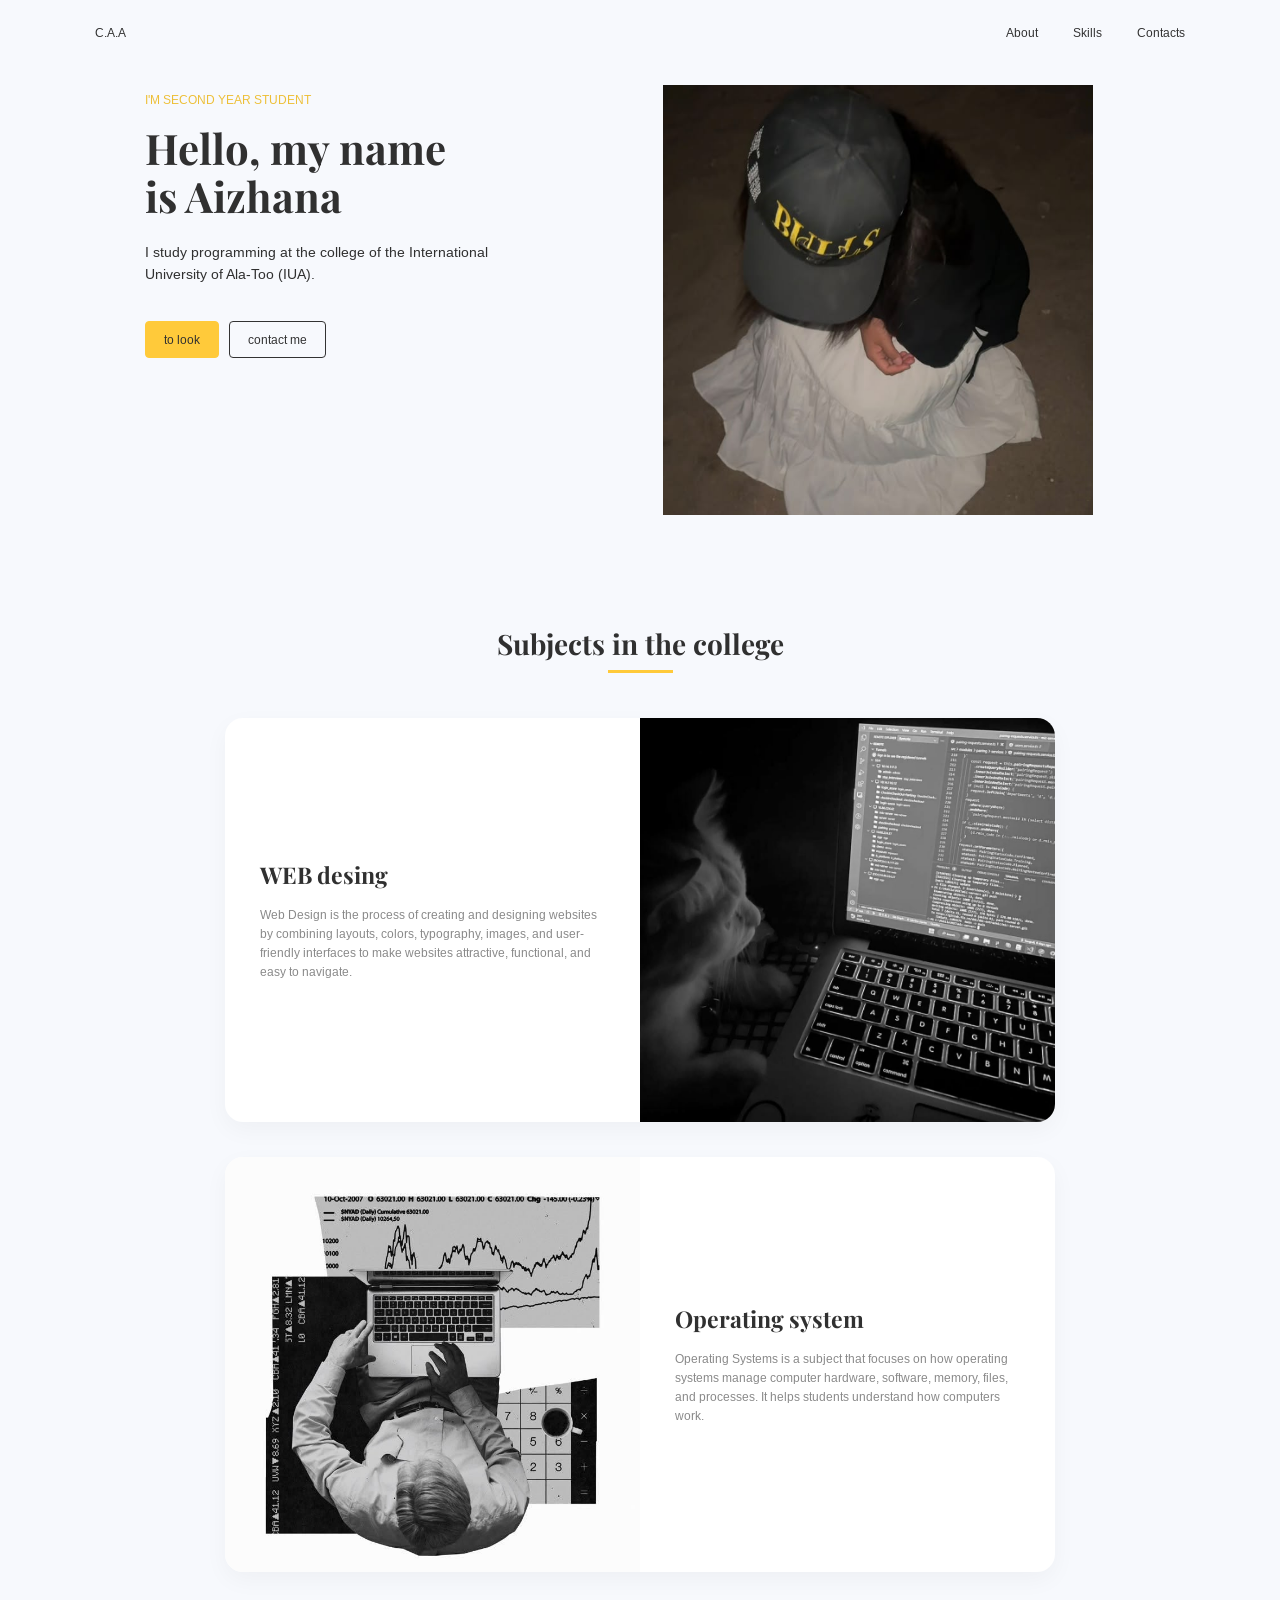
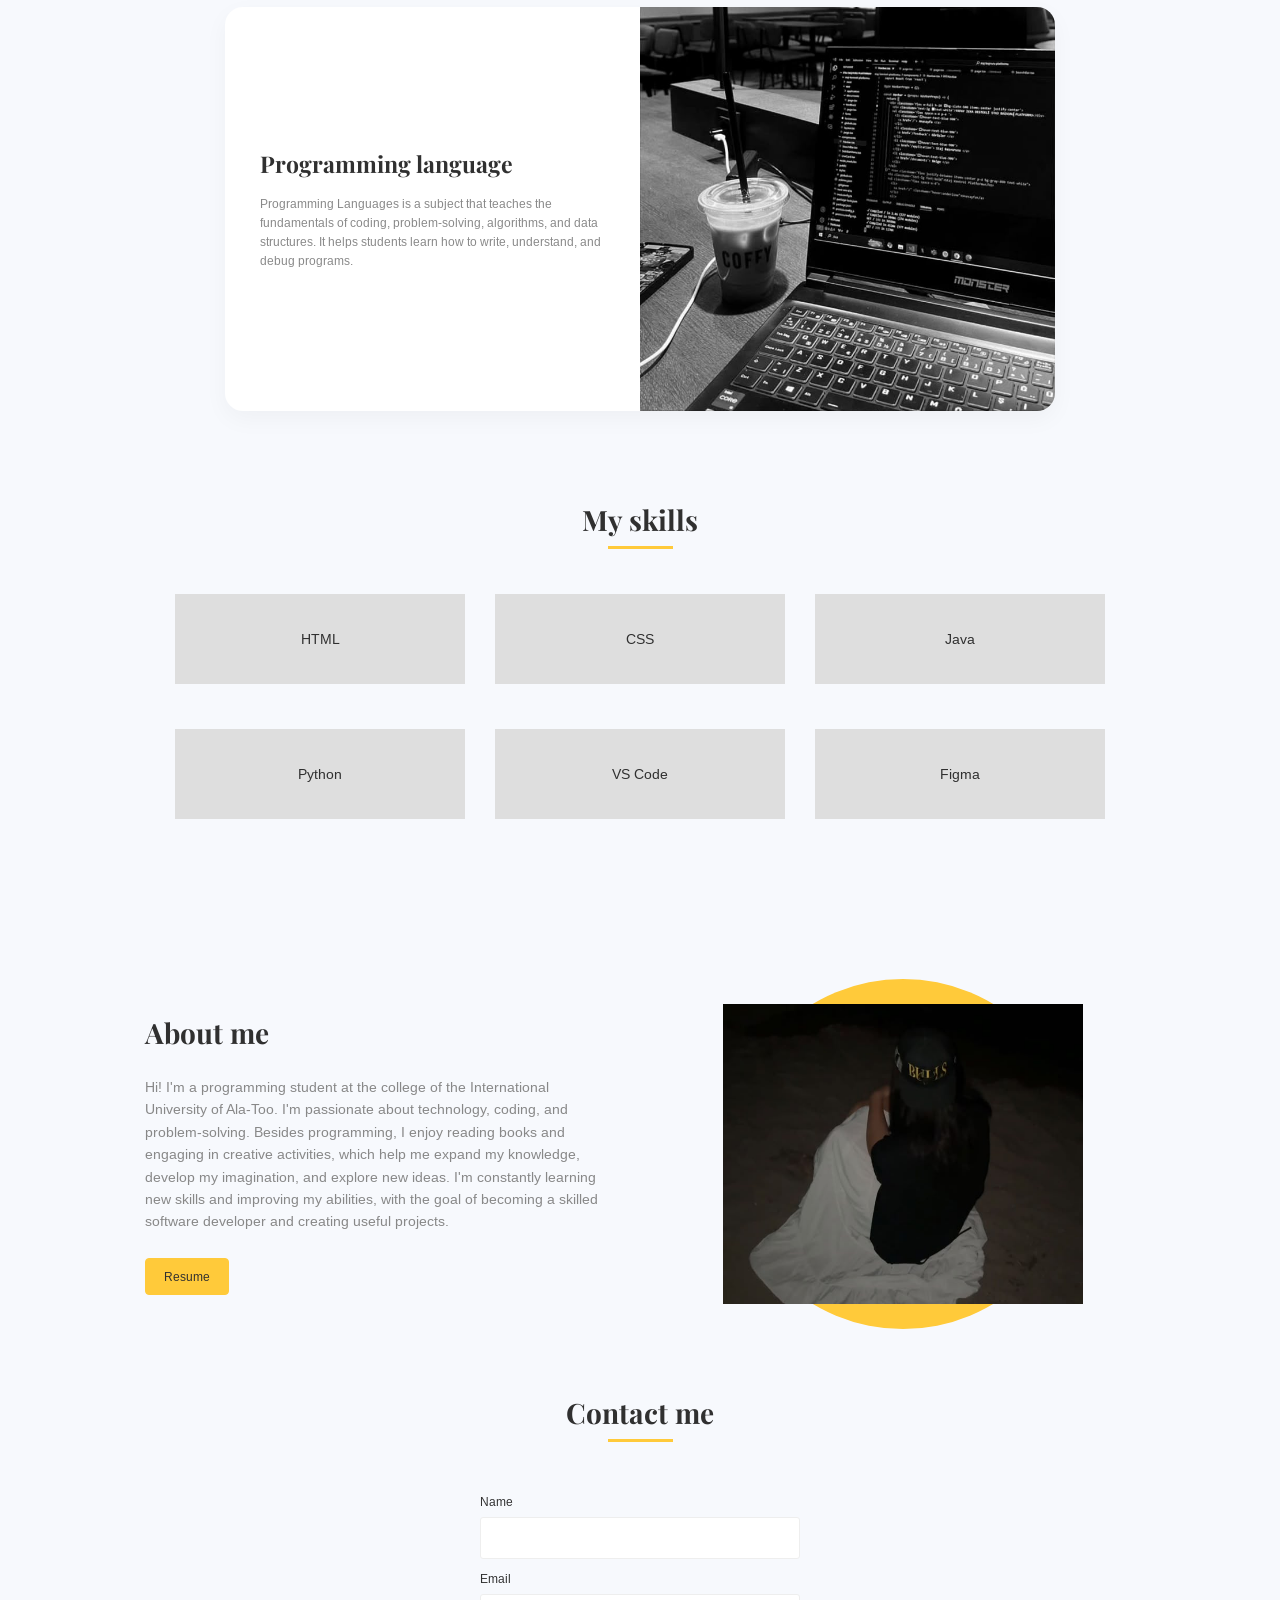
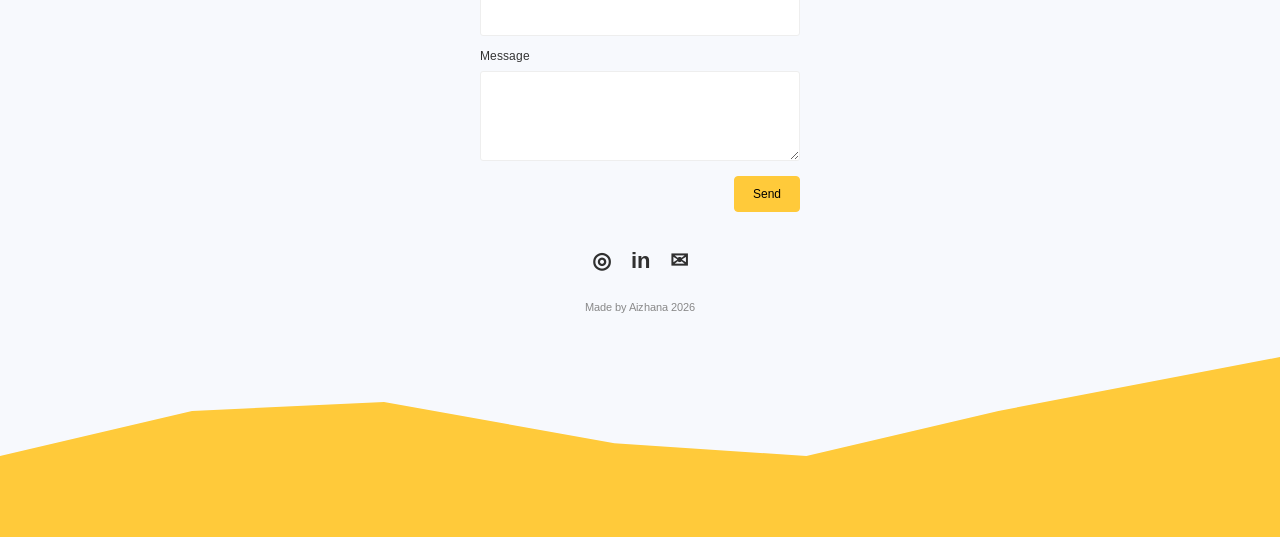
<file: index.html>
<!DOCTYPE html>
<html lang="en">
<head>
    <meta charset="UTF-8">
    <meta name="viewport" content="width=device-width, initial-scale=1.0">
    <title>Aizhana | Portfolio</title>
    <link rel="stylesheet" href="css/style.css">


    <link href="https://fonts.googleapis.com/css2?family=Arimo:wght@400;500;700&family=Playfair+Display:wght@400;600;700&display=swap" rel="stylesheet">
</head>
<body>

    <header class="header">
        <a href="#home" class="logo">C.A.A</a>

        <nav class="navigation">
            <a href="#about">About</a>
            <a href="#skills">Skills</a>
            <a href="#contact">Contacts</a>
        </nav>
    </header>

    <main>

        <!-- HOME SECTION -->
        <section class="home" id="home">

            <div class="home-text">
                <p class="subtitle">I'M SECOND YEAR STUDENT</p>

                <h1>Hello, my name<br>is Aizhana</h1>

                <p class="description">
                    I study programming at the college of the
                    International University of Ala-Too (IUA).
                </p>

                <div class="buttons">
                    <a href="#subjects" class="btn">to look</a>
                    <a href="#contact" class="btn btn-outline">contact me</a>
                </div>
            </div>

            <div class="home-image">
                <img src="media/logo" alt="Aizhana">
            </div>

        </section>


        <!-- SUBJECTS SECTION -->
        <section class="subjects" id="subjects">

            <h2>Subjects in the college</h2>
            <div class="title-line"></div>

            <div class="subject-card">
                <div class="subject-text">
                    <h3>WEB desing</h3>
                    <p>
                        Web Design is the process of creating and
                        designing websites by combining layouts,
                        colors, typography, images, and user-friendly
                        interfaces to make websites attractive,
                        functional, and easy to navigate.
                    </p>
                </div>

                <img src="media/web" alt="Web design">
            </div>

            <div class="subject-card reverse">
                <img src="media/operative.system" alt="Operating system">

                <div class="subject-text">
                    <h3>Operating system</h3>
                    <p>
                        Operating Systems is a subject that focuses
                        on how operating systems manage computer
                        hardware, software, memory, files, and
                        processes. It helps students understand how
                        computers work.
                    </p>
                </div>
            </div>

            <div class="subject-card">
                <div class="subject-text">
                    <h3>Programming language</h3>
                    <p>
                        Programming Languages is a subject that
                        teaches the fundamentals of coding,
                        problem-solving, algorithms, and data
                        structures. It helps students learn how to
                        write, understand, and debug programs.
                    </p>
                </div>

                <img src="media/programm language" alt="Programming">
            </div>

        </section>


        <!-- SKILLS SECTION -->
        <section class="skills" id="skills">

            <h2>My skills</h2>
            <div class="title-line"></div>

            <div class="skills-grid">
                <div class="skill">HTML</div>
                <div class="skill">CSS</div>
                <div class="skill">Java</div>
                <div class="skill">Python</div>
                <div class="skill">VS Code</div>
                <div class="skill">Figma</div>
            </div>

        </section>


        <!-- ABOUT SECTION -->
        <section class="about" id="about">

            <div class="about-text">
                <h2>About me</h2>

                <p>
                    Hi! I'm a programming student at the college
                    of the International University of Ala-Too.
                    I'm passionate about technology, coding,
                    and problem-solving. Besides programming,
                    I enjoy reading books and engaging in creative
                    activities, which help me expand my knowledge,
                    develop my imagination, and explore new ideas.
                    I'm constantly learning new skills and improving
                    my abilities, with the goal of becoming a
                    skilled software developer and creating
                    useful projects.
                </p>

                <a href="#skills" class="btn">Resume</a>
            </div>

            <div class="about-image">
                <div class="yellow-circle"></div>
                <img src="media/logo2" alt="About me">
            </div>

        </section>


        <!-- CONTACT SECTION -->
        <section class="contact" id="contact">

            <h2>Contact me</h2>
            <div class="title-line"></div>

            <form action="#" method="post">

                <label for="name">Name</label>
                <input type="text" id="name" name="name" required>

                <label for="email">Email</label>
                <input type="email" id="email" name="email" required>

                <label for="message">Message</label>
                <textarea id="message" name="message" rows="4" required></textarea>

                <button type="submit" class="btn">Send</button>

            </form>

            <div class="socials">
                <a href="https://www.instagram.com/" aria-label="Instagram">◎</a>
                <a href="https://www.linkedin.com/" aria-label="LinkedIn">in</a>
                <a href="mailto:your-email@example.com" aria-label="Email">✉</a>
            </div>

            <p class="copyright">Made by Aizhana 2026</p>

        </section>

    </main>

    <footer class="footer">
    </footer>
    <script src="qwer.js"></script>
</body>
</html>
</file>
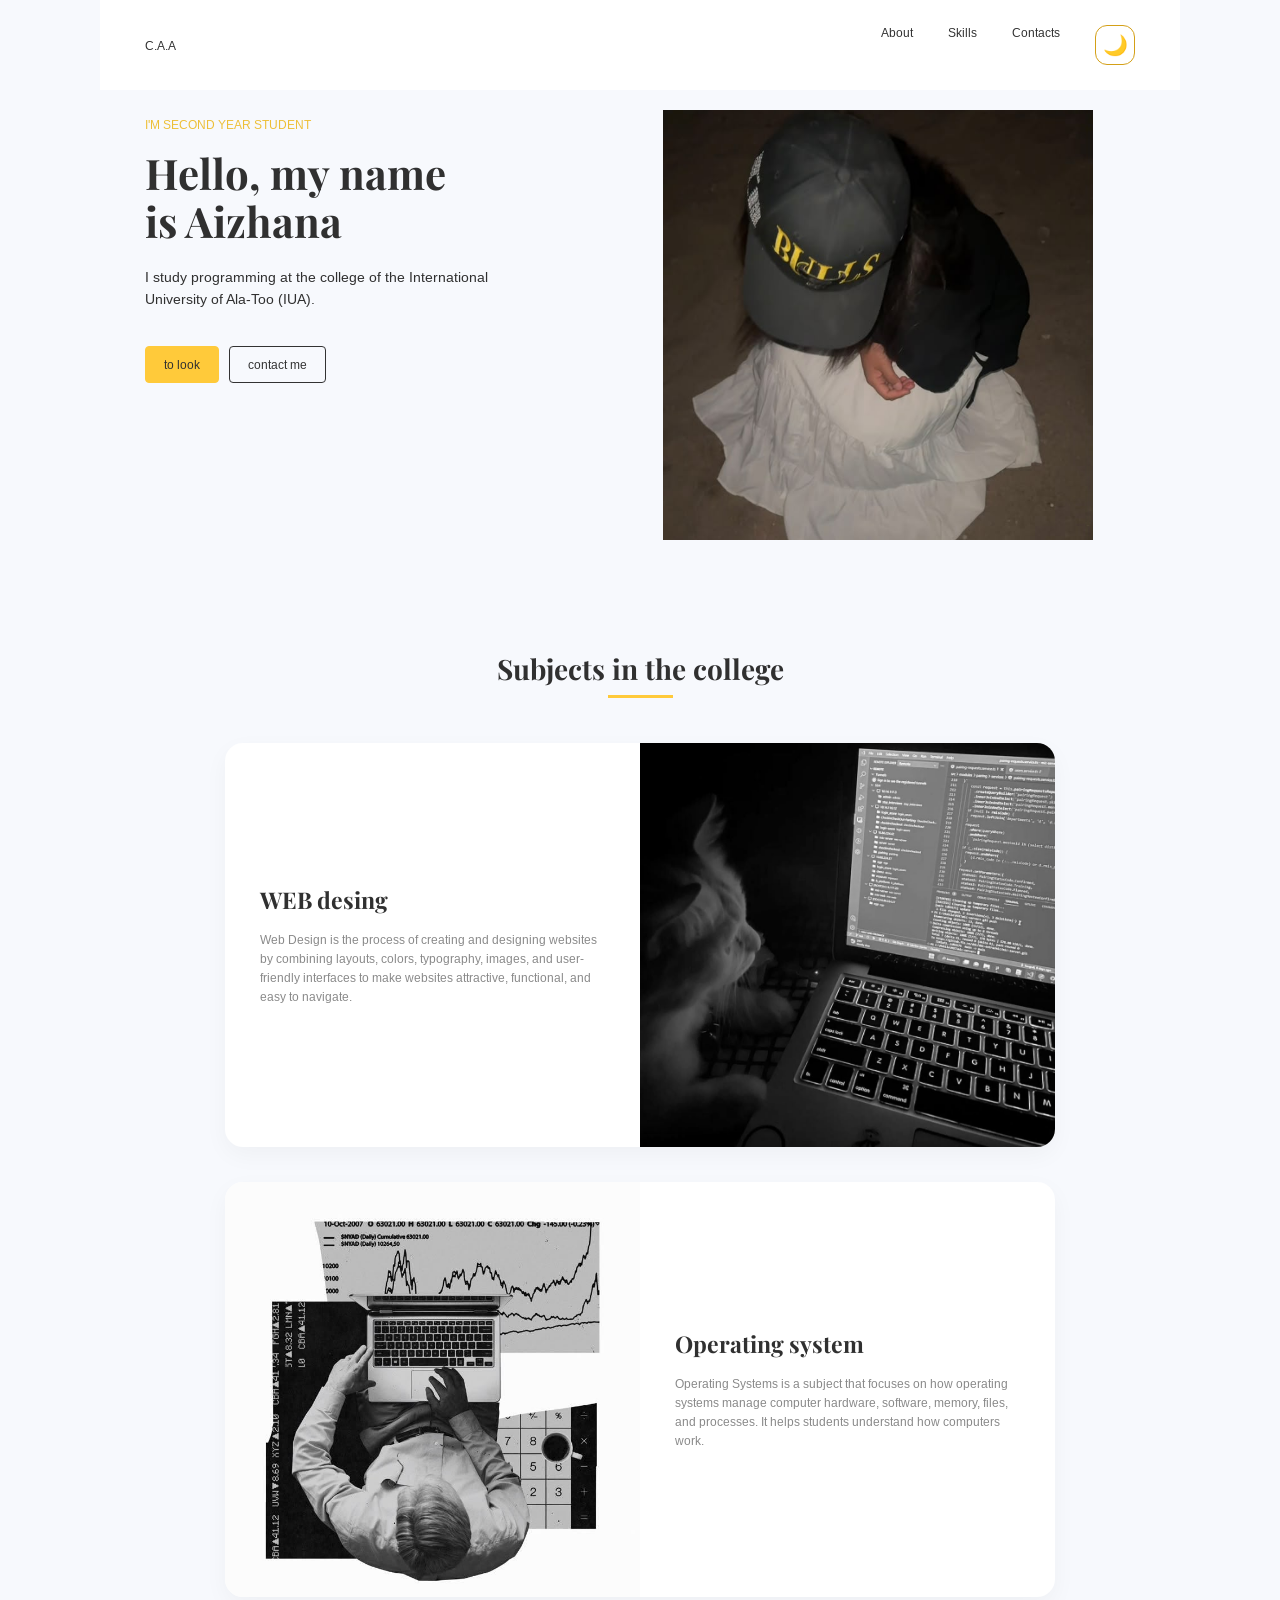
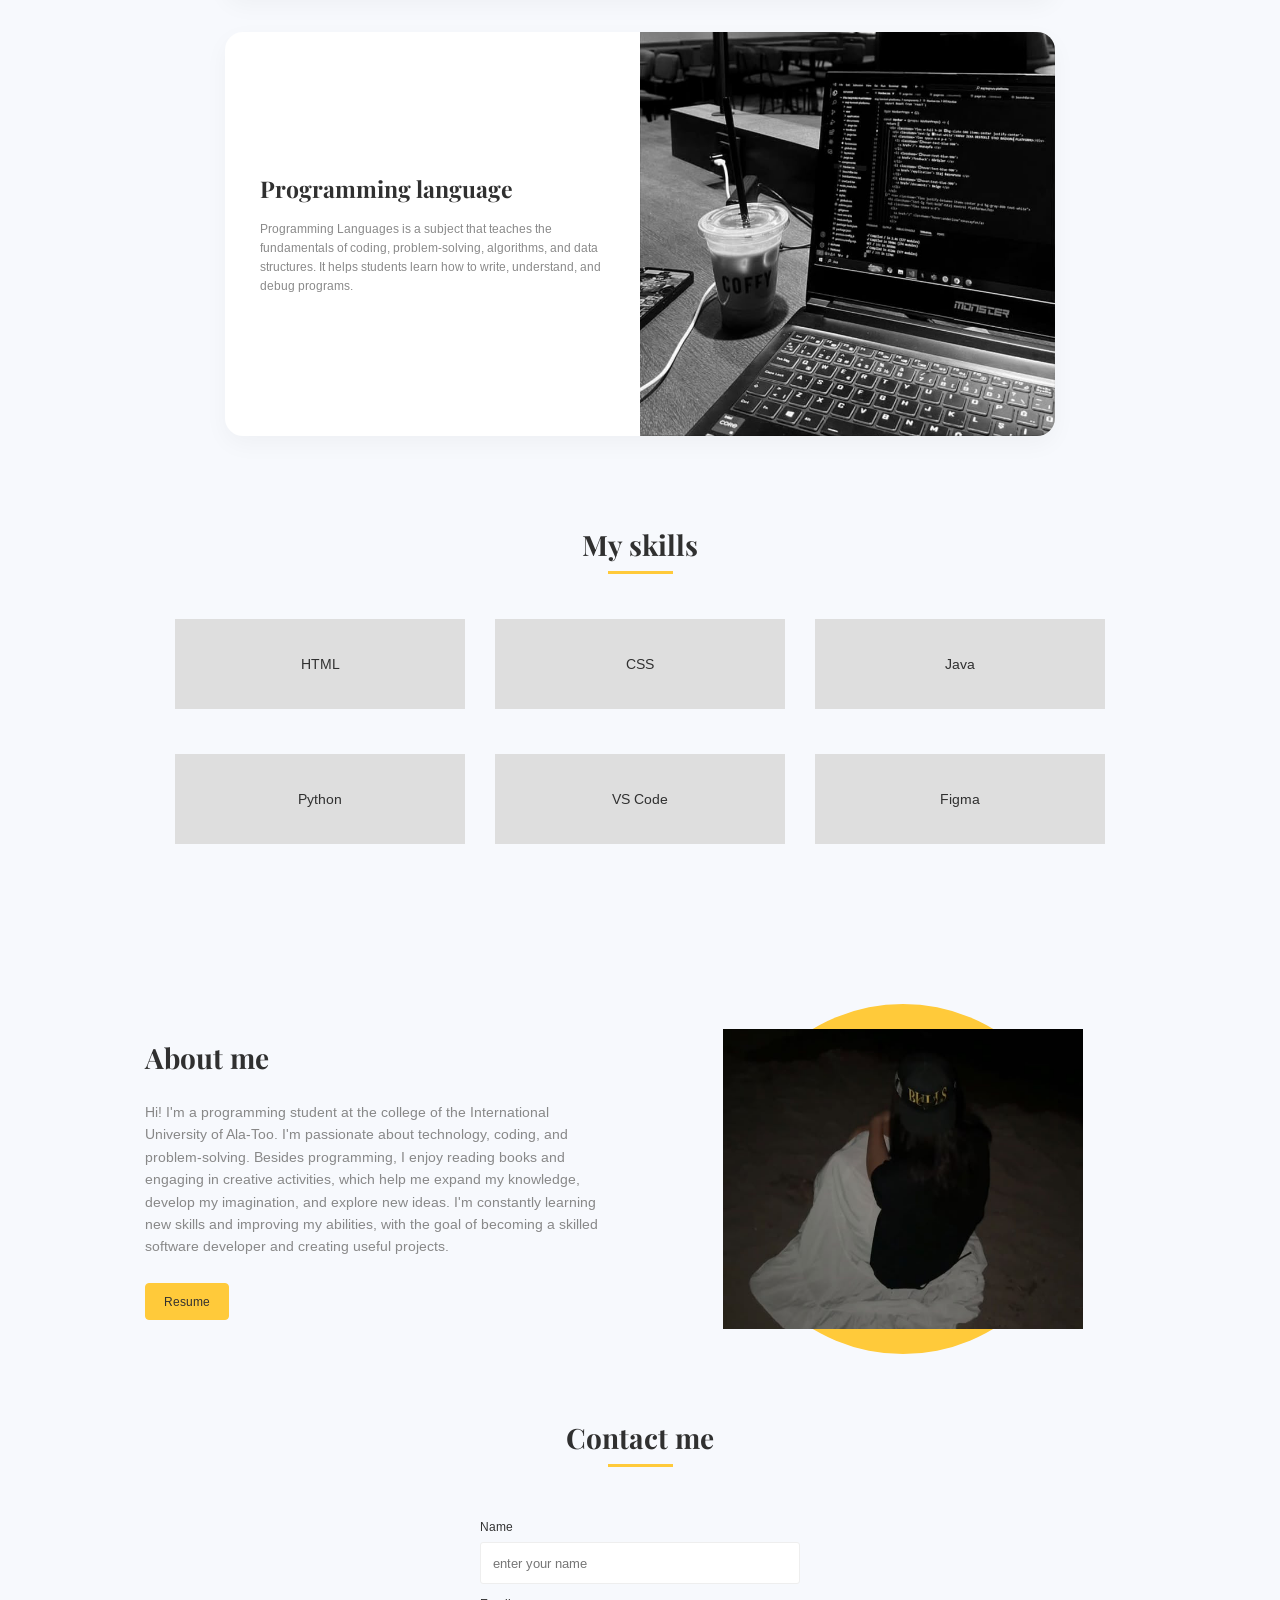
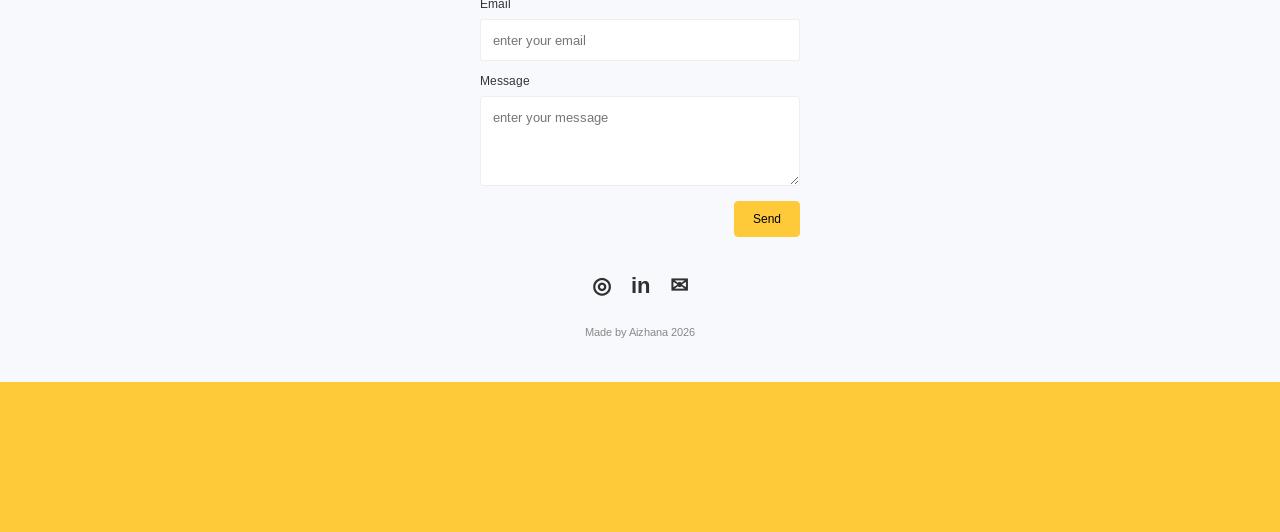
<file: portfolio_alatoo111-main/index.html>
<!DOCTYPE html>
<html lang="en">
<head>
    <meta charset="UTF-8">
    <meta name="viewport" content="width=device-width, initial-scale=1.0">
    <title>Aizhana | Portfolio</title>
    <link rel="stylesheet" href="css/style.css">


    <link href="https://fonts.googleapis.com/css2?family=Arimo:wght@400;500;700&family=Playfair+Display:wght@400;600;700&display=swap" rel="stylesheet">
</head>
<body>

    <header class="header">
        <a href="#home" class="logo">C.A.A</a>

        <button id="menuToggle" class="menu-toggle">☰</button>


        <nav class="navigation" id="navigation">
            <a href="#about">About</a>
            <a href="#skills">Skills</a>
            <a href="#contact">Contacts</a>

            <button id="themeBtn" class="theme-btn">🌙</button>
        </nav>
    </header>

    <main>

        <!-- HOME SECTION -->
        <section class="home" id="home">

            <div class="home-text">
                <p class="subtitle">I'M SECOND YEAR STUDENT</p>

                <h1>Hello, my name<br>is Aizhana</h1>

                <p class="description">
                    I study programming at the college of the
                    International University of Ala-Too (IUA).
                </p>

                <div class="buttons">
                    <a href="#subjects" class="btn">to look</a>
                    <a href="#contact" class="btn btn-outline">contact me</a>
                </div>
            </div>

            <div class="home-image">
                <img src="media/logo" alt="Aizhana">
            </div>

        </section>


        <!-- SUBJECTS SECTION -->
        <section class="subjects" id="subjects">

            <h2>Subjects in the college</h2>
            <div class="title-line"></div>

            <div class="subject-card">
                <div class="subject-text">
                    <h3>WEB desing</h3>
                    <p>
                        Web Design is the process of creating and
                        designing websites by combining layouts,
                        colors, typography, images, and user-friendly
                        interfaces to make websites attractive,
                        functional, and easy to navigate.
                    </p>
                </div>

                <img src="media/web" alt="Web design">
            </div>

            <div class="subject-card reverse">
                <img src="media/operative.system" alt="Operating system">

                <div class="subject-text">
                    <h3>Operating system</h3>
                    <p>
                        Operating Systems is a subject that focuses
                        on how operating systems manage computer
                        hardware, software, memory, files, and
                        processes. It helps students understand how
                        computers work.
                    </p>
                </div>
            </div>

            <div class="subject-card">
                <div class="subject-text">
                    <h3>Programming language</h3>
                    <p>
                        Programming Languages is a subject that
                        teaches the fundamentals of coding,
                        problem-solving, algorithms, and data
                        structures. It helps students learn how to
                        write, understand, and debug programs.
                    </p>
                </div>

                <img src="media/programm language" alt="Programming">
            </div>

        </section>


        <!-- SKILLS SECTION -->
        <section class="skills" id="skills">

            <h2>My skills</h2>
            <div class="title-line"></div>

            <div class="skills-grid">
                <div class="skill">HTML</div>
                <div class="skill">CSS</div>
                <div class="skill">Java</div>
                <div class="skill">Python</div>
                <div class="skill">VS Code</div>
                <div class="skill">Figma</div>
            </div>

        </section>


        <!-- ABOUT SECTION -->
        <section class="about" id="about">

            <div class="about-text">
                <h2>About me</h2>

                <p>
                    Hi! I'm a programming student at the college
                    of the International University of Ala-Too.
                    I'm passionate about technology, coding,
                    and problem-solving. Besides programming,
                    I enjoy reading books and engaging in creative
                    activities, which help me expand my knowledge,
                    develop my imagination, and explore new ideas.
                    I'm constantly learning new skills and improving
                    my abilities, with the goal of becoming a
                    skilled software developer and creating
                    useful projects.
                </p>

                <a href="#skills" class="btn">Resume</a>
            </div>

            <div class="about-image">
                <div class="yellow-circle"></div>
                <img src="media/logo2" alt="About me">
            </div>

        </section>


        <!-- CONTACT SECTION -->
        <section class="contact" id="contact">

            <h2>Contact me</h2>
            <div class="title-line"></div>

            <form action="#" method="post" id="contactForm" novalidate>

                <label for="name">Name</label>
                <input type="text" id="name" placeholder="enter your name">
                <small id="nameError" class="error"></small>

                <label for="email">Email</label>
                <input type="email" id="email" placeholder="enter your email">
                <small id="emailError" class="error"></small>

                <label for="message">Message</label>
                <textarea id="message" placeholder="enter your message" rows="4"></textarea>
                <small id="messageError" class="error"></small>

                <button type="submit" class="btn">Send</button>

                <p id="successMessage"></p>

            </form>

            <div class="socials">
                <a href="https://www.instagram.com/" aria-label="Instagram">◎</a>
                <a href="https://www.linkedin.com/" aria-label="LinkedIn">in</a>
                <a href="mailto:your-email@example.com" aria-label="Email">✉</a>
            </div>

            <p class="copyright">Made by Aizhana 2026</p>

        </section>

    </main>

    <footer class="footer">
        <!-- <button id="scrollTopBtn" class="scroll-top"></button> -->
    </footer>
    <script src="qwer.js"></script>
</body>
</html>
</file>
<file: css/style.css>
/* GENERAL SETTINGS */

* {
    margin: 0;
    padding: 0;
    box-sizing: border-box;
}

html {
    scroll-behavior: smooth;
}

body {
    font-family: 'Arimo', sans-serif;
    background-color: #f7f9fd;
    color: #303030;
}

h1,
h2,
h3 {
    font-family: 'Playfair Display', serif;
}

h2 {
    font-size: 28px;
    text-align: center;
}

p {
    line-height: 1.6;
}

a {
    text-decoration: none;
    color: inherit;
}


/* HEADER */

.header {
    max-width: 1180px;
    margin: auto;
    padding: 25px 45px;
    display: flex;
    justify-content: space-between;
    align-items: center;
}

.logo {
    font-size: 12px;
    font-weight: 500;
}

.navigation {
    display: flex;
    gap: 35px;
}

.navigation a {
    font-size: 12px;
    transition: color 0.3s ease;
}

.navigation a:hover {
    color: #fbc438;
}


/* HOME */

.home {
    max-width: 1080px;
    margin: 0 auto;
    padding: 20px 45px 90px;
    display: grid;
    grid-template-columns: 1fr 1fr;
    gap: 45px;
    align-items: start;
}

.home-text {
    padding-top: 5px;
}

.subtitle {
    color: #edbf36;
    font-size: 12px;
    margin-bottom: 15px;
}

.home h1 {
    font-size: 42px;
    line-height: 1.15;
    margin-bottom: 20px;
}

.description {
    max-width: 370px;
    font-size: 14px;
    margin-bottom: 35px;
}

.buttons {
    display: flex;
    gap: 10px;
}

.btn {
    display: inline-block;
    background: #ffca3a;
    border: 1px solid #ffca3a;
    border-radius: 4px;
    padding: 10px 18px;
    font-size: 12px;
    cursor: pointer;
    transition: all 0.3s ease;
}

.btn:hover {
    background: #e5ad1d;
    border-color: #e5ad1d;
    transform: translateY(-2px);
}

.btn:active {
    transform: scale(0.96);
}

.btn-outline {
    background: transparent;
    border-color: #333;
}

.btn-outline:hover {
    background: #333;
    color: white;
    border-color: #333;
}

.home-image img {
    width: 100%;
    max-width: 430px;
    height: 430px;
    object-fit: cover;
    display: block;
}


/* SUBJECTS */

.subjects {
    max-width: 900px;
    margin: 0 auto;
    padding: 20px 35px 45px;
}

.title-line {
    width: 65px;
    height: 3px;
    background: #ffca3a;
    margin: 8px auto 45px;
}

.subject-card {
    display: flex;
    align-items: stretch;
    background: white;
    border-radius: 18px;
    overflow: hidden;
    margin-bottom: 35px;
    min-height: 270px;
    box-shadow: 0 8px 25px rgba(0, 0, 0, 0.04);
}

.subject-text {
    width: 50%;
    padding: 45px 35px;
    display: flex;
    flex-direction: column;
    justify-content: center;
}

.subject-text h3 {
    font-size: 23px;
    margin-bottom: 15px;
}

.subject-text p {
    font-size: 12px;
    color: #888;
}

.subject-card img {
    width: 50%;
    object-fit: cover;
    min-height: 270px;
}

.subject-card.reverse {
    flex-direction: row;
}


/* SKILLS */

.skills {
    max-width: 1000px;
    margin: 0 auto;
    padding: 10px 35px 100px;
}

.skills .title-line {
    margin-bottom: 45px;
}

.skills-grid {
    display: grid;
    grid-template-columns: repeat(3, 1fr);
    gap: 45px 30px;
}

.skill {
    background: #dedede;
    min-height: 90px;
    display: flex;
    align-items: center;
    justify-content: center;
    font-size: 14px;
    transition: all 0.3s ease;
}

.skill:hover {
    background: #ffca3a;
    transform: translateY(-4px);
}


/* ABOUT */

.about {
    max-width: 1080px;
    margin: 0 auto;
    padding: 40px 45px 30px;
    display: grid;
    grid-template-columns: 1fr 1fr;
    gap: 60px;
    align-items: center;
}

.about-text h2 {
    text-align: left;
    margin-bottom: 25px;
}

.about-text p {
    color: #888;
    font-size: 14px;
    margin-bottom: 25px;
}

.about-image {
    min-height: 390px;
    display: flex;
    align-items: center;
    justify-content: center;
    position: relative;
}

.yellow-circle {
    width: 350px;
    height: 350px;
    background: #ffca3a;
    border-radius: 50%;
    position: absolute;
}

.about-image img {
    width: 80%;
    max-width: 360px;
    height: 300px;
    object-fit: cover;
    position: relative;
    z-index: 1;
}

.subjects image {
    
}

/* CONTACT */

.contact {
    max-width: 1080px;
    margin: 0 auto;
    padding: 15px 35px 120px;
    text-align: center;
}

.contact .title-line {
    margin-bottom: 40px;
}

.contact form {
    max-width: 320px;
    margin: 0 auto;
    display: flex;
    flex-direction: column;
    text-align: left;
}

.contact label {
    font-size: 12px;
    margin-bottom: 8px;
    margin-top: 12px;
}

.contact input,
.contact textarea {
    width: 100%;
    padding: 12px;
    border: 1px solid #eee;
    background: white;
    border-radius: 3px;
    font-family: inherit;
    font-size: 13px;
    outline: none;
}

.contact input:focus,
.contact textarea:focus {
    border-color: #ffca3a;
}

.contact textarea {
    resize: vertical;
}

.contact button {
    align-self: flex-end;
    margin-top: 15px;
}

.socials {
    display: flex;
    justify-content: center;
    gap: 20px;
    margin-top: 35px;
}

.socials a {
    font-size: 22px;
    font-weight: bold;
    transition: color 0.3s ease;
}

.socials a:hover {
    color: #ffca3a;
}

.copyright {
    margin-top: 25px;
    font-size: 11px;
    color: #888;
}


/* YELLOW WAVY FOOTER */

.footer {
    height: 180px;
    background: #ffca3a;
    clip-path: polygon(
        0 55%,
        15% 30%,
        30% 25%,
        48% 48%,
        63% 55%,
        78% 30%,
        100% 0,
        100% 100%,
        0 100%
    );
    margin-top: -80px;
}


/* RESPONSIVE DESIGN */

@media (max-width: 768px) {

    .header {
        padding: 20px;
    }

    .navigation {
        gap: 15px;
    }

    .home {
        padding: 20px 25px 60px;
        grid-template-columns: 1fr;
        gap: 30px;
    }

    .home h1 {
        font-size: 36px;
    }

    .home-image img {
        max-width: 100%;
        height: 350px;
    }

    .subjects {
        padding: 20px;
    }

    .subject-card {
        min-height: 220px;
    }

    .subject-text {
        padding: 20px;
    }

    .subject-text h3 {
        font-size: 18px;
    }

    .subject-text p {
        font-size: 11px;
    }

    .subject-card img {
        min-height: 220px;
    }

    .skills {
        padding: 20px 25px 70px;
    }

    .skills-grid {
        gap: 20px;
    }

    .skill {
        min-height: 65px;
    }

    .about {
        padding: 35px 25px;
        grid-template-columns: 1fr;
        gap: 20px;
    }

    .about-image {
        min-height: 330px;
    }

    .yellow-circle {
        width: 280px;
        height: 280px;
    }

    .about-image img {
        height: 260px;
    }

    .contact {
        padding: 30px 25px 100px;
    }
}


@media (max-width: 480px) {

    .header {
        padding: 20px 15px;
    }

    .navigation {
        gap: 12px;
    }

    .navigation a {
        font-size: 11px;
    }

    .home {
        padding: 20px 20px 50px;
    }

    .home h1 {
        font-size: 32px;
    }

    .home-image img {
        height: 300px;
    }

    .subjects h2,
    .skills h2,
    .contact h2 {
        font-size: 24px;
    }

    .subject-card,
    .subject-card.reverse {
        flex-direction: column;
    }

    .subject-text,
    .subject-card img {
        width: 100%;
    }

    .subject-text {
        padding: 25px;
    }

    .subject-card img {
        height: 220px;
        min-height: 220px;
    }

    .skills-grid {
        grid-template-columns: repeat(2, 1fr);
        gap: 15px;
    }

    .skill {
        min-height: 65px;
    }

    .about-text p {
        font-size: 13px;
    }

    .contact form {
        max-width: 100%;
    }

    .footer {
        height: 130px;
    }
}
</file>
<file: portfolio_alatoo111-main/css/style.css>
/* GENERAL SETTINGS */

* {
    margin: 0;
    padding: 0;
    box-sizing: border-box;
}

html {
    scroll-behavior: smooth;
}

body {
    font-family: 'Arimo', sans-serif;
    background-color: #f7f9fd;
    color: #303030;
}

h1,
h2,
h3 {
    font-family: 'Playfair Display', serif;
}

h2 {
    font-size: 28px;
    text-align: center;
}

p {
    line-height: 1.6;
}

a {
    text-decoration: none;
    color: inherit;
}


/* HEADER */

.header {
    position: sticky;
    top: 0;
    z-index: 1000;
    background: #ffff;
    max-width: 1080px;
    margin: auto;
    padding: 25px 45px;
    display: flex;
    justify-content: space-between;
    align-items: center;

}

.logo {
    font-size: 12px;
    font-weight: 500;
}

.navigation {
    display: flex;
    gap: 35px;
}

.navigation a {
    font-size: 12px;
    transition: color 0.3s ease;
}

.navigation a:hover {
    color: #fbc438;
}


/* HOME */

.home {
    max-width: 1080px; 
    margin: 0 auto;
    padding: 20px 45px 90px;
    display: grid;
    grid-template-columns: 1fr 1fr;
    gap: 45px;
    align-items: start;
}

.home-text {
    padding-top: 5px;
}

.subtitle {
    color: #edbf36;
    font-size: 12px;
    margin-bottom: 15px;
}

.home h1 {
    font-size: 42px;
    line-height: 1.15;
    margin-bottom: 20px;
}

.description {
    max-width: 370px;
    font-size: 14px;
    margin-bottom: 35px;
}

.buttons {
    display: flex;
    gap: 10px;
}

.btn {
    display: inline-block;
    background: #ffca3a;
    border: 1px solid #ffca3a;
    border-radius: 4px;
    padding: 10px 18px;
    font-size: 12px;
    cursor: pointer;
    transition: all 0.3s ease;
}

.btn:hover {
    background: #e5ad1d;
    border-color: #e5ad1d;
    transform: translateY(-2px);
}

.btn:active {
    transform: scale(0.96);
}

.btn-outline {
    background: transparent;
    border-color: #333;
}

.btn-outline:hover {
    background: #333;
    color: white;
    border-color: #333;
}

.home-image img {
    width: 100%;
    max-width: 430px;
    height: 430px;
    object-fit: cover;
    display: block;
}


/* SUBJECTS */

.subjects {
    max-width: 900px;
    margin: 0 auto;
    padding: 20px 35px 45px;
}

.title-line {
    width: 65px;
    height: 3px;
    background: #ffca3a;
    margin: 8px auto 45px;
}

.subject-card {
    display: flex;
    align-items: stretch;
    background: white;
    border-radius: 18px;
    overflow: hidden;
    margin-bottom: 35px;
    min-height: 270px;
    box-shadow: 0 8px 25px rgba(0, 0, 0, 0.04);
}

.subject-text {
    width: 50%;
    padding: 45px 35px;
    display: flex;
    flex-direction: column;
    justify-content: center;
}

.subject-text h3 {
    font-size: 23px;
    margin-bottom: 15px;
}

.subject-text p {
    font-size: 12px;
    color: #888;
}

.subject-card img {
    width: 50%;
    object-fit: cover;
    min-height: 270px;
}

.subject-card.reverse {
    flex-direction: row;
}


/* SKILLS */

.skills {
    max-width: 1000px;
    margin: 0 auto;
    padding: 10px 35px 100px;
}

.skills .title-line {
    margin-bottom: 45px;
}

.skills-grid {
    display: grid;
    grid-template-columns: repeat(3, 1fr);
    gap: 45px 30px;
}

.skill {
    background: #dedede;
    min-height: 90px;
    display: flex;
    align-items: center;
    justify-content: center;
    font-size: 14px;
    transition: all 0.3s ease;
}

.skill:hover {
    background: #ffca3a;
    transform: translateY(-4px);
}


/* ABOUT */

.about {
    max-width: 1080px;
    margin: 0 auto;
    padding: 40px 45px 30px;
    display: grid;
    grid-template-columns: 1fr 1fr;
    gap: 60px;
    align-items: center;
}

.about-text h2 {
    text-align: left;
    margin-bottom: 25px;
}

.about-text p {
    color: #888;
    font-size: 14px;
    margin-bottom: 25px;
}

.about-image {
    min-height: 390px;
    display: flex;
    align-items: center;
    justify-content: center;
    position: relative;
}

.yellow-circle {
    width: 350px;
    height: 350px;
    background: #ffca3a;
    border-radius: 50%;
    position: absolute;
}

.about-image img {
    width: 80%;
    max-width: 360px;
    height: 300px;
    object-fit: cover;
    position: relative;
    z-index: 1;
}

.subjects image {
    
}

/* CONTACT */

.contact {
    max-width: 1080px;
    margin: 0 auto;
    padding: 15px 35px 120px;
    text-align: center;
}

.contact .title-line {
    margin-bottom: 40px;
}

.contact form {
    max-width: 320px;
    margin: 0 auto;
    display: flex;
    flex-direction: column;
    text-align: left;
}

.contact label {
    font-size: 12px;
    margin-bottom: 8px;
    margin-top: 12px;
}

.contact input,
.contact textarea {
    width: 100%;
    padding: 12px;
    border: 1px solid #eee;
    background: white;
    border-radius: 3px;
    font-family: inherit;
    font-size: 13px;
    outline: none;
}

.contact input:focus,
.contact textarea:focus {
    border-color: #ffca3a;
}

.contact textarea {
    resize: vertical;
}

.contact button {
    align-self: flex-end;
    margin-top: 15px;
}

.socials {
    display: flex;
    justify-content: center;
    gap: 20px;
    margin-top: 35px;
}

.socials a {
    font-size: 22px;
    font-weight: bold;
    transition: color 0.3s ease;
}

.socials a:hover {
    color: #ffca3a;
}

.copyright {
    margin-top: 25px;
    font-size: 11px;
    color: #888;
}


/* YELLOW WAVY FOOTER */


.footer {
    width: 100%;
    height: 150px;
    background: #ffca3a;
    margin-top: -80px;
}



/* Theme button */

.theme-btn {
    background: transparent;
    border: 1px solid #d4a017;
    border-radius: 30%;
    width: 40px;
    height: 40px;
    font-size: 20px;
    cursor: pointer;
}

body.dark .btn {
    background-color: #d4a017;
    color: white;
    border-color: #d4a017;
}

/* Hover effect */
body.dark .btn:hover {
    background-color: #b8860b;
    color: white;
}

/* Dark theme */

body.dark {
    background-color: #2d2c2c;
    color: white;
}

body.dark .header,
body.dark .footer {
    background-color: #191919;
}

body.dark .navigation{
    background-color: #d4a017;
}

body.dark .subject-card,
body.dark .skill {
    background-color: #454444;
    color: white;
}

body.dark .skill:hover {
    background: #d4a017;
    color: white;
    transform: translateY(-4px);
}

body.dark p,
body.dark h1,
body.dark h2,
body.dark h3,
body.dark label {
    color: white;
}

body {
    transition: background-color 0.3s, color 0.3s;
}

.header {
    position: relative;
    display: flex;
}

body.dark .navigation {
    background-color: #191919;
}

body.dark .navigation a:hover {
    color: #d4a017;
}

body.dark .navigation a {
    color: white;
}

body.dark .menu-toggle {
    color: white;
}

body.dark .theme-btn {
    color: white;
}

body.dark input, 
body.dark textarea{
    background-color: #cacaca;

}

/* humburger */
.menu-toggle {
    display: none;
    font-size: 28px;
    background: none;
    border: none;
    cursor: pointer;
}


.error {
    color: red;
    font-size: 13px;
}

.invalid {
    border: 1px solid red;
}

#successMessage {
    color: green;
}

@media (max-width: 768px) {

    .menu-toggle {
        display: block;
    }

    .navigation {
        display: none;
        flex-direction: column;
        position: absolute;
        top: 70px;
        right: 0;
        width: 100%;
        background: white;
        padding: 20px;
        gap: 20px;
    }

    .navigation.active {
        display: flex;
    }
}


/* RESPONSIVE DESIGN */

@media (max-width: 768px) {

    .header {
        padding: 20px;
    }

    .navigation {
        gap: 15px;
    }

    .home {
        padding: 20px 25px 60px;
        grid-template-columns: 1fr;
        gap: 30px;
    }

    .home h1 {
        font-size: 36px;
    }

    .home-image img {
        max-width: 100%;
        height: 350px;
    }

    .subjects {
        padding: 20px;
    }

    .subject-card {
        min-height: 220px;
    }

    .subject-text {
        padding: 20px;
    }

    .subject-text h3 {
        font-size: 18px;
    }

    .subject-text p {
        font-size: 11px;
    }

    .subject-card img {
        min-height: 220px;
    }

    .skills {
        padding: 20px 25px 70px;
    }

    .skills-grid {
        gap: 20px;
    }

    .skill {
        min-height: 65px;
    }

    .about {
        padding: 35px 25px;
        grid-template-columns: 1fr;
        gap: 20px;
    }

    .about-image {
        min-height: 330px;
    }

    .yellow-circle {
        width: 280px;
        height: 280px;
    }

    .about-image img {
        height: 260px;
    }

    .contact {
        padding: 30px 25px 100px;
    }
}


@media (max-width: 482px) {

    .header {
        padding: 20px 15px;
    }

    .navigation {
        gap: 12px;
    }

    .navigation a {
        font-size: 11px;
    }

    .home {
        padding: 20px 20px 50px;
    }

    .home h1 {
        font-size: 32px;
    }

    .home-image img {
        height: 300px;
    }

    .subjects h2,
    .skills h2,
    .contact h2 {
        font-size: 24px;
    }

    .subject-card,
    .subject-card.reverse {
        flex-direction: column;
    }

    .subject-text,
    .subject-card img {
        width: 100%;
    }

    .subject-text {
        padding: 25px;
    }

    .subject-card img {
        height: 220px;
        min-height: 220px;
    }

    .skills-grid {
        grid-template-columns: repeat(2, 1fr);
        gap: 15px;
    }

    .skill {
        min-height: 65px;
    }

    .about-text p {
        font-size: 13px;
    }

    .contact form {
        max-width: 100%;
    }

    .footer {
        height: 130px;
    }
}
</file>
